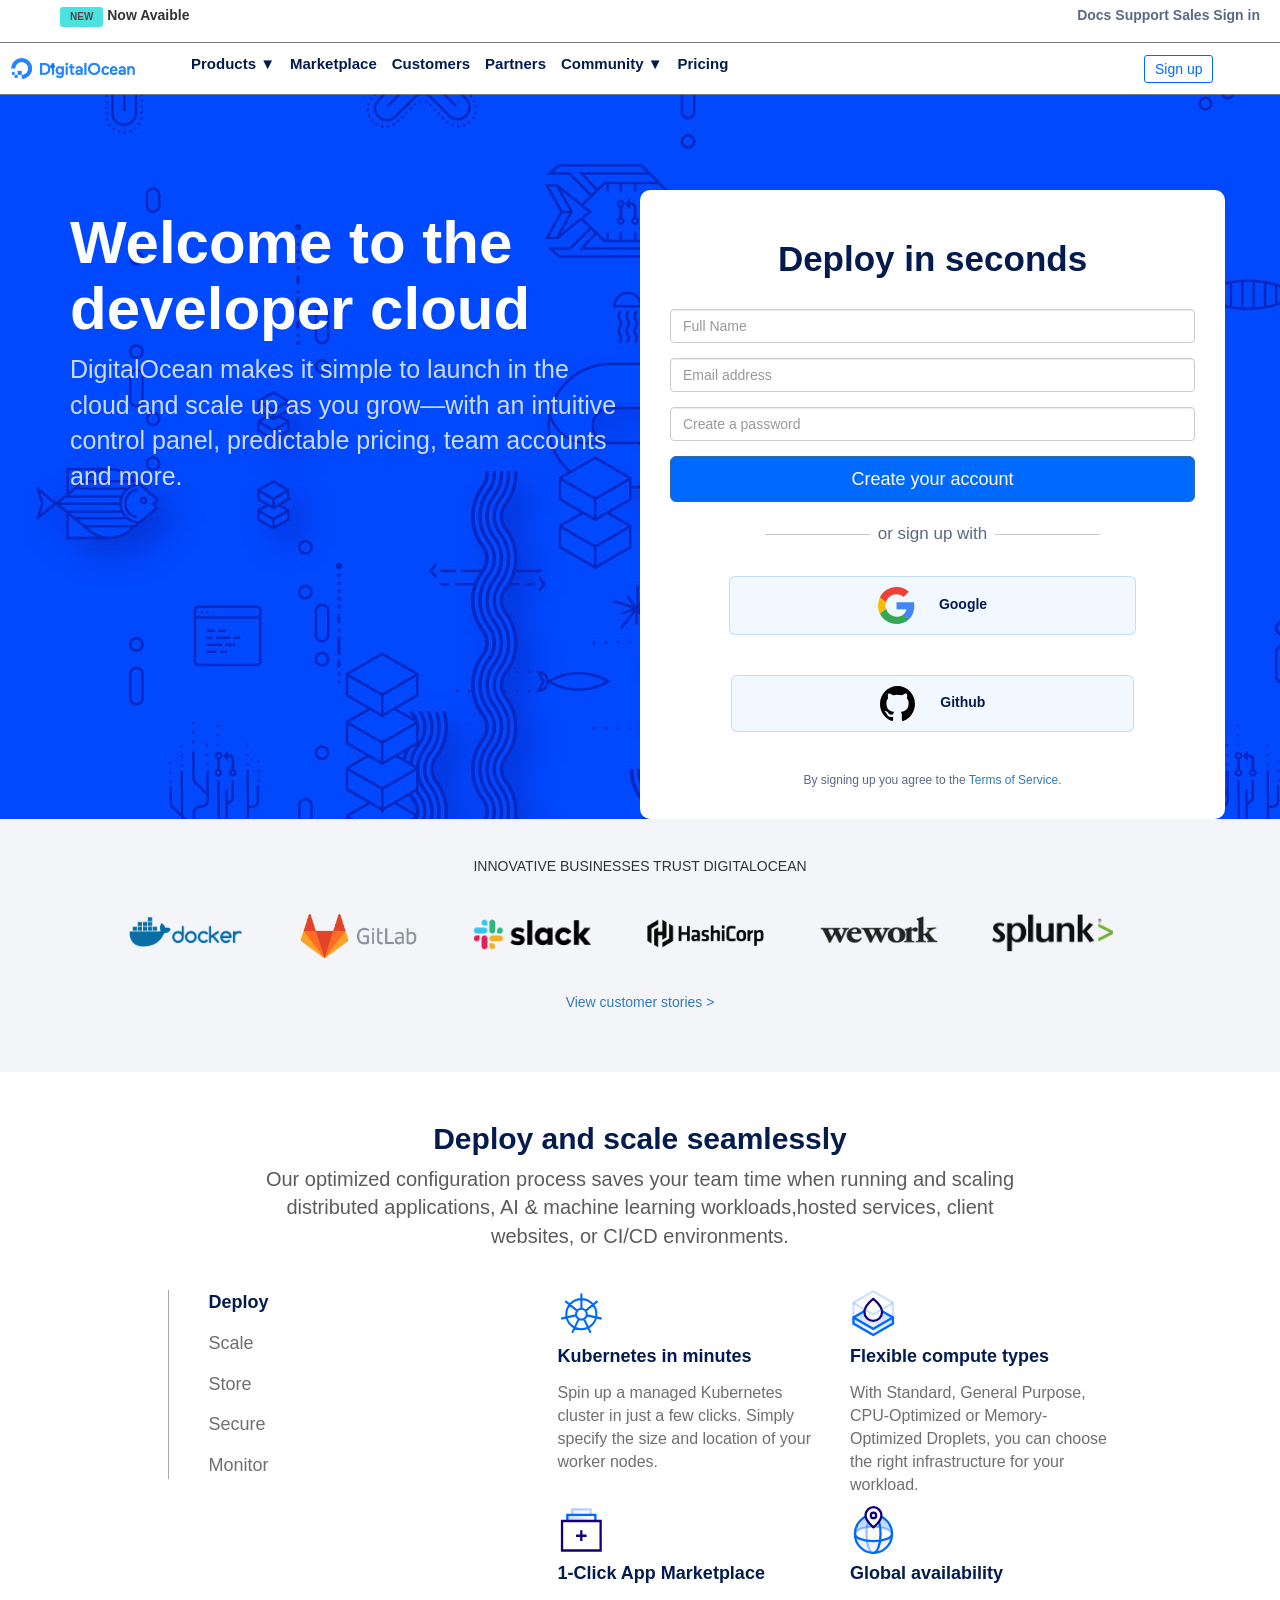
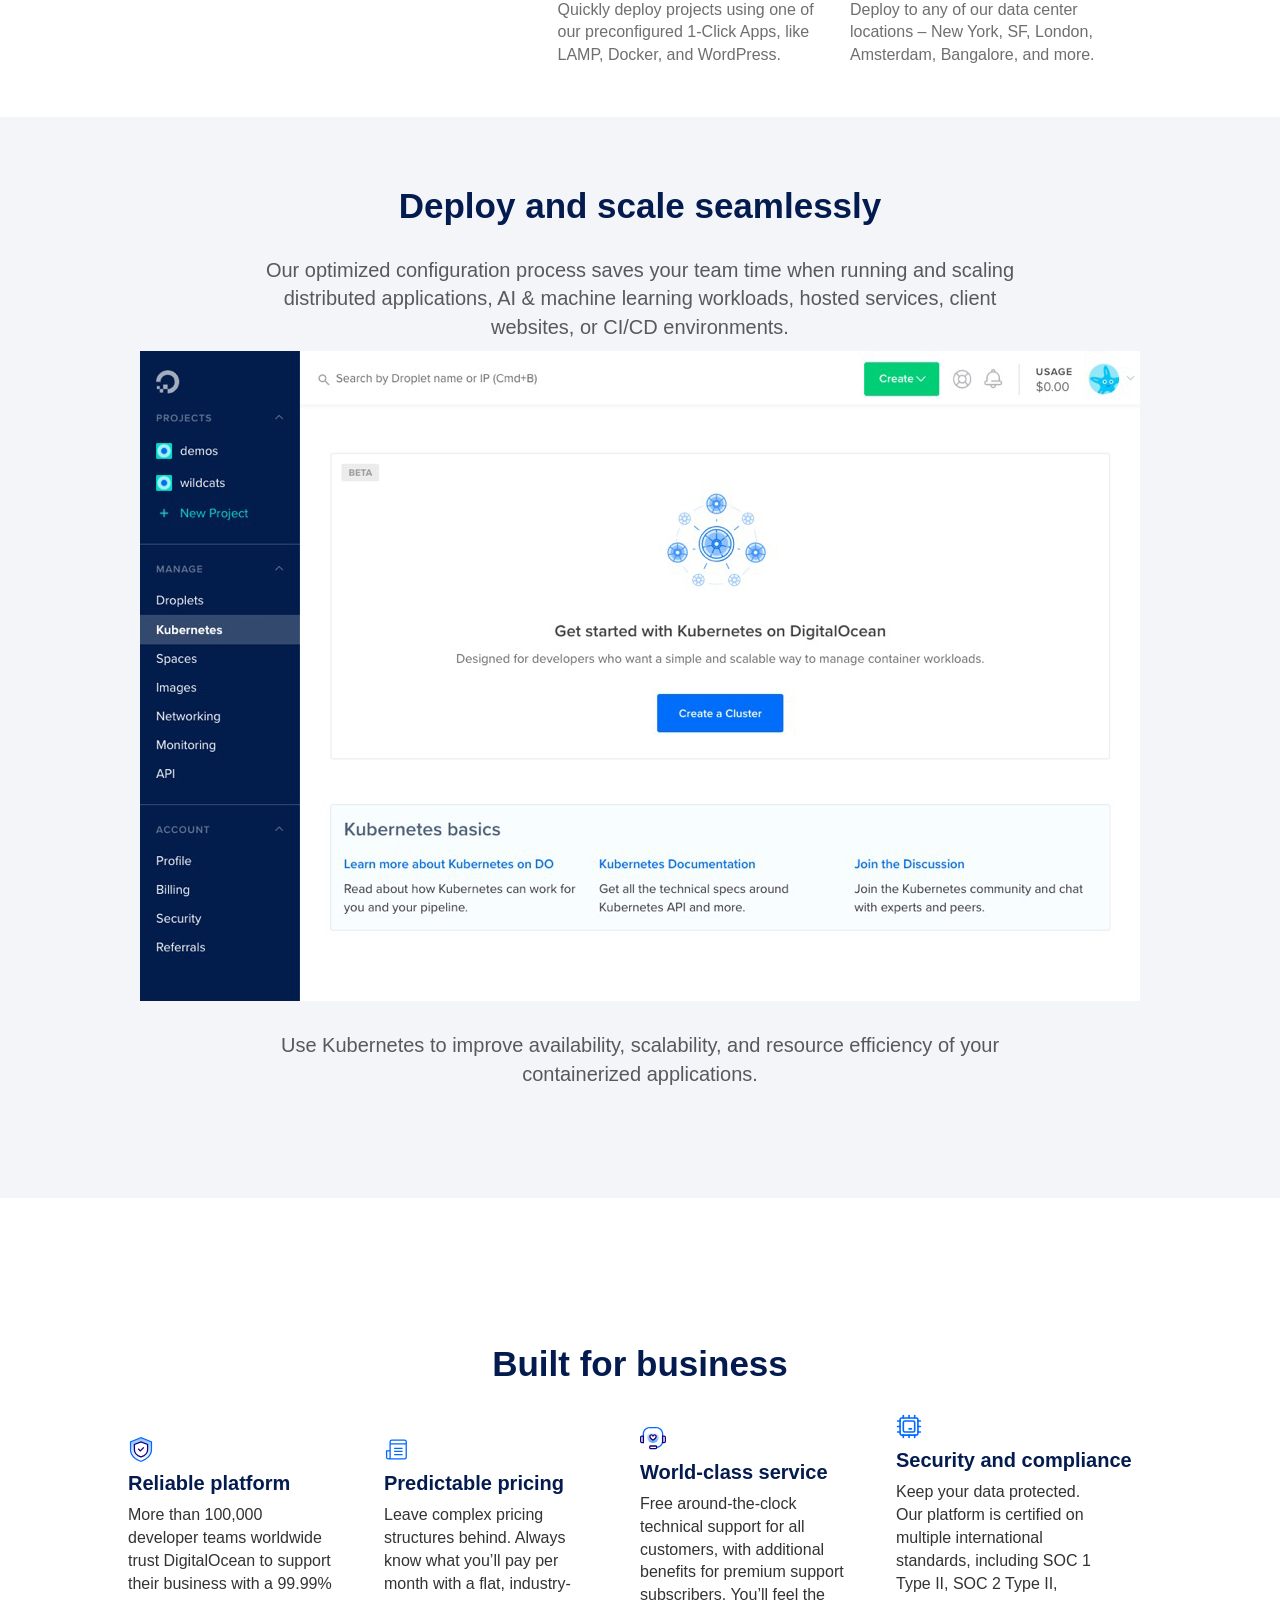
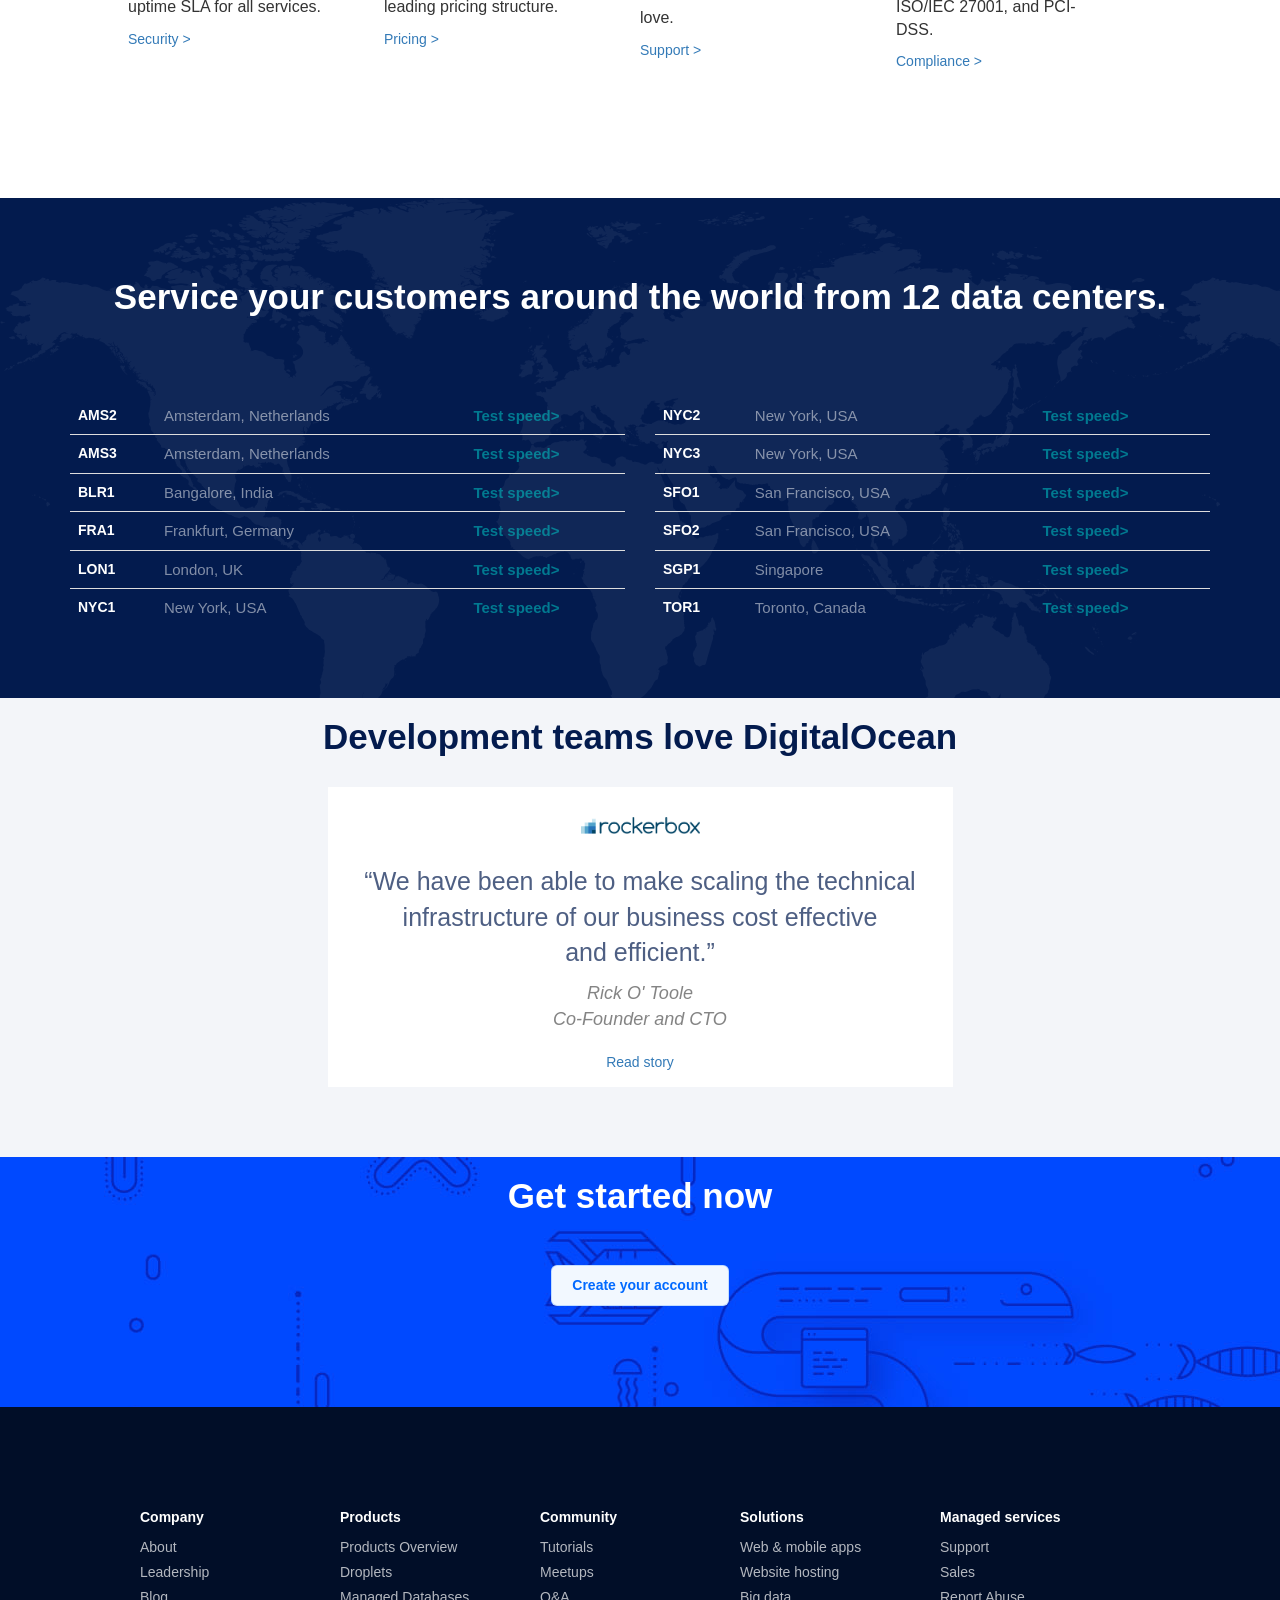
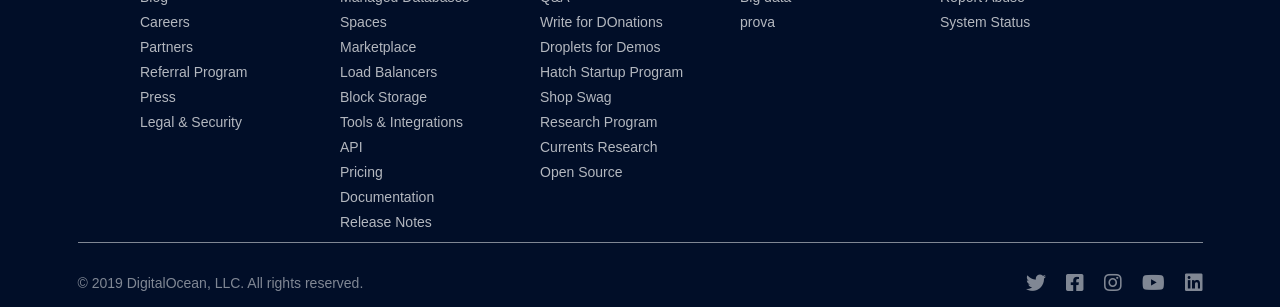
<file: index.html>
<!DOCTYPE html>
<html lang="en" dir="ltr">
  <head>
    <meta charset="utf-8">
    <meta name="viewport" content="width=device-width, initial-scale=1.0">
    <link href="fontawesome/css/all.css" rel="stylesheet">
    <link rel="stylesheet" href="https://stackpath.bootstrapcdn.com/bootstrap/3.4.1/css/bootstrap.min.css" integrity="sha384-HSMxcRTRxnN+Bdg0JdbxYKrThecOKuH5zCYotlSAcp1+c8xmyTe9GYg1l9a69psu" crossorigin="anonymous">
    <link rel="stylesheet" href="css/style.css">
    <title>Digital Ocean By Mr</title>
  </head>
  <body>
    <!-- header con navbar e container grande con sfondo -->
    <div class="container-fluid my_style-header" style="background:white;">
      <div class="row my_border visible-lg pos_fix"> <!-- NOTE: navbar superiore -->
        <div class="col-lg-12">
          <div class="topnav-flex">
            <div class="flex_fresh-features">
              <ul class="my_style-top-nav">
                <li>NEW</li>
                <li>Now Avaible</li>
              </ul>
            </div>
            <div class="flex_support">
              <ul>
                <li style="color:#5b6987">Docs</li>
                <li style="color:#5b6987">Support</li>
                <li style="color:#5b6987">Sales</li>
                <li style="color:#5b6987">Sign in</li>
              </ul>
            </div>
          </div>
        </div>
      </div> <!-- /NOTE: chiusura navbar superiore -->
       <div class="row my_style-bot-nav visible-lg pos_fix"> <!-- NOTE: navbar inferiore -->
         <div class="col-xs-12">
         <div class="my_flex-bot-nav">
           <div class="logo-flexy">
            <img src="img/digitalocean_logo.png" alt="">
           </div>
           <ul class="categ-flexy">
              <li class="drop-cont">
                <div><a href="#" style="color:#031b4e" >Products ▼</a><!-- NOTE:div contenitore drop-down -->
                  <div class="container-fluid drop-glob"> <!-- NOTE: inizio dropdown -->
                    <div class="row my_bord-bot">
                      <div class="col-xs-12">
                        <div class="container my_margin_top-bot">
                          <div class="row">
                            <div class="col-lg-5 my_dropdown-style">
                              <h4>Featured products</h4>
                              <img src="img/svg4.svg" alt="">
                              <ul>
                                <li><a href="#">Droplets</a></li>
                                <li><a href="#">Scalable compute services</a></li>
                              </ul>
                              <img src="img/svg15.svg" alt="">
                              <ul>
                                <li><a href="#">Kubernetes</a></li>
                                <li><a href="#">Managed Kubernetes clusters</a></li>
                              </ul>
                              <img src="img/svg20.svg" alt="">
                              <ul>
                                <li><a href="#">Databases</a></li>
                                <li><a href="#">Worry-free setup & maintenance</a></li>
                              </ul>
                              <img src="img/svg39.svg" alt="">
                              <ul>
                                <li><a href="#">Spaces</a></li>
                                <li><a href="#">Simply object storage</a></li>
                              </ul>
                            </div>
                            <div class="col-lg-7">
                              <div class="row my_dropdown-style2">
                                <div class="col-lg-3 bg_1">
                                  <ul>
                                    <li>computer</li>
                                    <li><a href="#">Droplets</a></li>
                                    <li><a href="#">Kubernetes</a></li>
                                  </ul>
                                </div>
                                <div class="col-lg-5 bg_2">
                                  <ul>
                                    <li>managed database</li>
                                    <li><a href="#">MySQL</a></li>
                                    <li><a href="#">PostgreSQL</a></li>
                                    <li><a href="#">Redis</a></li>
                                  </ul>
                                </div>
                                <div class="col-lg-4 bg_3">
                                  <ul>
                                    <li>developer tool</li>
                                    <li><a href="#">API</a></li>
                                    <li><a href="#">CLI</a></li>
                                    <li><a href="#">Monitoring</a></li>
                                    <li><a href="#">Teams</a></li>
                                  </ul>
                                </div>
                                <div class="col-lg-3 bg_4">
                                  <ul>
                                  <li>Storage</li>
                                  <li><a href="#">Spaces Object Storage</a></li>
                                  <li><a href="#">Volumes Block Storage</a></li>
                                  </ul>
                                </div>
                                <div class="col-lg-4 bg_5">
                                  <ul>
                                  <li>Networking</li>
                                  <li><a href="#">Cloud Firewalls</a></li>
                                  <li><a href="#">Load Balancers</a></li>
                                  <li><a href="#">Floating IPs</a></li>
                                  <li><a href="#">DNS</a></li>
                                  </ul>
                                </div>
                              </div>
                            </div>
                          </div>
                        </div>
                      </div>
                    </div>
                    <div class="row all_product">
                      <div class="col-lg-12">
                        <a href="#" style="color:#0069ff;">See all product ></a>
                      </div>
                    </div>
                  </div>  <!-- NOTE: fine dropdown -->
                </div><!-- NOTE: fine div contenitore drop-down -->
              </li>
              <li><a href="#" style="color:#031b4e">Marketplace</a></li>
              <li><a href="#" style="color:#031b4e">Customers</a></li>
              <li><a href="#" style="color:#031b4e">Partners</a></li>
              <li><a href="#" style="color:#031b4e">Community ▼</a></li>
              <li><a href="#" style="color:#031b4e">Pricing</a></li>
            </ul>
            <div class="signup-flexy">
              <span>Sign up</span>
           </div>
         </div>
        
        </div>
       </div> <!--NOTE: chiusura navbar inferiore -->
      <div class="row bg-header">
        <div class="col-xs-12">
          <div class="flex_my_navbar hidden-lg">
            <img src="img/logo-bianco.png" alt="" class="white_logo">
            <div class="drop_mob">
              <i class="fas fa-bars"></i>
              <div class="container drop_glob-mob" style="background:#f3f6f9">
                <div class="row top_row">
                  <div class="col-xs-12">
                    <ul>
                      <li class="bg_drop-mob1"><a href="#">Droplets</a></li>
                      <li class="bg_drop-mob2"><a href="#">Kubernetes</a></li>
                      <li class="bg_drop-mob3"><a href="#">Managed database</a></li>
                      <li class="bg_drop-mob4"><a href="#">Spaces</a></li>
                      <li class="bg_drop-mob5"><a href="#">Load Balancers</a></li>
                      <li class="bg_drop-mob6"><a href="#">Block storage</a></li>
                      <li class="bg_drop-mob7"><a href="">marketplace</a></li>
                      <li class="bg_drop-mob8"><a href="">API Documentation</a></li>
                    </ul>
                  </div>
                </div>
                <div class="row middle_row">
                  <div class="col-xs-6">
                    <ul>
                      <li><a href="#">Community</a></li>
                      <li><a href="#">Tutorials</a></li>
                      <li><a href="#">Customers</a></li>
                      <li><a href="#">Partners</a></li>
                      <li><a href="#">Hatch</a></li>
                    </ul>
                  </div>
                  <div class="col-xs-6">
                    <ul>
                      <li><a href="#">Pricing</a></li>
                      <li><a href="#">Docs</a></li>
                      <li><a href="#">Support</a></li>
                      <li><a href="#">Sales</a></li>
                      <li><a href="#">Sign in</a></li>
                    </ul>
                  </div>
                </div>
                <div class="row bottom_row">
                  <div class="col-xs-12">
                    <button type="button" class="btn btn-primary btn-lg btn-block" style="background:#0069ff">Sign up</button>
                  </div>
                </div>
              </div>
            </div>
          </div>
          <div class="container">
            <div class="row my_padding-header">
              <div class="col-xs-12 col-md-6">
                <h1 style="color:white;">Welcome to the developer cloud</h1>
                <p class="sub_h1" style="color:white;">DigitalOcean makes it simple to launch in the cloud and scale up as you grow—with an intuitive control panel, predictable pricing, team accounts and more.</p>
              </div>
              <div class="col-xs-12 col-md-6 my_style-form">
                <h3 style="color:#031B4E">Deploy in seconds</h3>
                <div class="form-group">
                  <input type="text" class="form-control" id="Inputtext" placeholder="Full Name">
                </div>
                <div class="form-group">
                  <input type="email" class="form-control" id="Inputemail" placeholder="Email address">
                </div>
                <div class="form-group">
                  <input type="password" class="form-control" id="InputPassword" placeholder="Create a password">
                </div>
                <button type="button" class="btn btn-primary btn-lg btn-block" style="background:#0069ff">Create your account</button>
                <p><span class="display_block my_line">or sign up with</span></p>
                <button type="button" class="btn btn-primary btn-lg my_style-button" style="background:#f2f8ff"><img src="img/svg27.svg" alt="" class="img_button"> Google</button>
                <button type="button" class="btn btn-default btn-lg my_style-button" style="background:#f2f8ff"><img src="img/svg28.svg" alt="" class="img_button"> Github</button>
                <span class="display_block terms">By signing up you agree to the <a href="#">Terms of Service</a>.</span>
              </div>
            </div>
          </div>
        </div>
      </div>
    </div>
    <!-- /header con navbar e container grande con sfondo -->

    <!-- sezione piccola con 6 img una accanto all'altra che poi diventano a gruppi di 2 -->
    <div class="container-fluid" style="background:#F3F5F9">
      <div class="row">
        <div class="col-xs-12">
          <div class="container my_style-section1">
            <h5>INNOVATIVE BUSINESSES TRUST DIGITALOCEAN</h5>
            <ul class="flex_ul">
              <li><img src="img/docker-bab60eeb.png" alt="" class="size"></li>
              <li><img src="img/gitlab-166e2067.png" alt="" class="size"></li>
              <li><img src="img/slack-e20293da.png" alt="" class="size"></li>
              <li><img src="img/hashicorp-4431df79.png" alt="" class="size"></li>
              <li><img src="img/wework-be6eab32.png" alt="" class="size"></li>
              <li><img src="img/splunk-06b17d75.png" alt="" class="size"></li>
            </ul>
            <a href="#">View customer stories ></a>
          </div>
        </div>
      </div>
    </div>
    <!-- /sezione piccola con 6 img una accanto all'altra che poi diventano a gruppi di 2 -->

    <!-- container fluid con titolo centrale -->
    <div class="container-fluid my_style-section2">
      <h2 style="color:#031B4E">Deploy and scale seamlessly</h2>
      <p class="subtitle">Our optimized configuration process saves your team time when running
        and scaling distributed applications, AI & machine learning workloads,hosted services, client websites, or CI/CD environments.</p>
      <div class="row my_style-margin">
        <div class="col-xs-12">
          <div class="container">
            <div class="row">
              <div class="col-lg-offset-1 col-lg-2 my_style-ul-li">
                <ul>
                  <li>Deploy</li>
                  <li>Scale</li>
                  <li>Store</li>
                  <li>Secure</li>
                  <li>Monitor</li>
                </ul>
              </div>
              <div class="col-lg-offset-2 col-lg-6">
                <div class="row my_style-text">
                  <div class="col-xs-12 col-sm-6">
                    <img src="img/svg15.svg" alt="">
                    <h6>Kubernetes in minutes</h6>
                    <p>Spin up a managed Kubernetes cluster in just a few clicks. Simply specify the size and location of your worker nodes. </p>
                  </div>
                  <div class="col-xs-12 col-sm-6">
                    <img src="img/svg31.svg" alt="">
                    <h6>Flexible compute types</h6>
                    <p>With Standard, General Purpose, CPU-Optimized or Memory-Optimized Droplets, you can choose the right infrastructure for your workload. </p>
                  </div>
                  <div class="col-xs-12 col-sm-6">
                    <img src="img/svg32.svg" alt="">
                    <h6>1-Click App Marketplace</h6>
                    <p>Quickly deploy projects using one of our preconfigured 1-Click Apps, like LAMP, Docker, and WordPress.</p>
                  </div>
                  <div class="col-xs-12 col-sm-6">
                    <img src="img/svg33.svg" alt="">
                    <h6>Global availability</h6>
                    <p>Deploy to any of our data center locations – New York, SF, London, Amsterdam, Bangalore, and more.</p>
                  </div>
                </div>
              </div>
            </div>
          </div>
        </div>
      </div>
    </div>
    <!-- /container fluid con titolo centrale -->

    <!-- blocco enorme con tutto al centro anche da smartphone -->
    <div class="container-fluid my_style-section3">
      <div class="row">
        <div class="col-xs-12">
          <h3 style="color:#031B4E">Deploy and scale seamlessly</h3>
          <p class="subtitle">Our optimized configuration process saves your team time when running and scaling distributed applications, AI & machine learning workloads, hosted services, client websites, or CI/CD environments.</p>
          <img src="img/screenshot-create-kubernetes-cluster-4a930955.jpg" alt="">
          <p class="subtitle my_details">Use Kubernetes to improve availability, scalability, and resource efficiency of your containerized applications.</p>
        </div>
      </div>
    </div>
    <!--/ blocco enorme con tutto al centro anche da smartphone  -->

    <!-- blocco diviso in 4 in lg e in 2 da tablet  -->
    <div class="my_flex-container-global">
      <div class="my_div-title ">
        <h3 style="color:#031B4E">Built for business</h3>
      </div>
      <div class="my_div-colonne ">
        <div class="my_flexy ">
          <img src="img/svg50.svg" alt="">
          <h6 style="color:#031B4E">Reliable platform</h6>
          <p>More than 100,000 developer teams worldwide trust DigitalOcean to support their business with a 99.99% uptime SLA for all services.</p>
          <a href="#">Security ></a>
        </div>
        <div class="my_flexy ">
          <img src="img/svg11.svg" alt="">
          <h6 style="color:#031B4E">Predictable pricing</h6>
          <p>Leave complex pricing structures behind. Always know what you’ll pay per month with a flat, industry-leading pricing structure. </p>
          <a href="#">Pricing ></a>
        </div>
        <div class="my_flexy ">
          <img src="img/svg52.svg" alt="">
          <h6 style="color:#031B4E">World-class service</h6>
          <p>Free around-the-clock technical support for all customers, with additional benefits for premium support subscribers. You’ll feel the love.</p>
          <a href="#">Support ></a>
        </div>
        <div class="my_flexy ">
          <img src="img/svg18.svg" alt="">
          <h6 style="color:#031B4E">Security and compliance</h6>
          <p>Keep your data protected. Our platform is certified on multiple international standards, including SOC 1 Type II, SOC 2 Type II, ISO/IEC 27001, and PCI-DSS. </p>
          <a href="#">Compliance ></a>
        </div>
      </div>
    </div>
    <!-- /blocco diviso in 4 in lg e in 2 da tablet  -->

    <!-- blocco enorme titolo al centro e table -->
    <div class="container-fluid my_style-section5">
      <div class="row">
        <div class="col-xs-12">
          <h3 style="color:white">Service your customers around the world from 12 data centers.</h3>
          <div class="container ">
            <div class="row">
              <div class="col-xs-12 col-md-6">
                <table class="table">
                  <tbody>
                      <tr>
                        <th scope="row" class="my_first">AMS2</th>
                        <td class="my_first">Amsterdam, Netherlands</td>
                        <td class="my_first"></td>
                        <td class="my_first"><a href="#">Test speed></a></td>
                      </tr>
                      <tr>
                        <th scope="row">AMS3</th>
                        <td>Amsterdam, Netherlands</td>
                        <td></td>
                        <td><a href="#">Test speed></a></td>
                      </tr>
                      <tr>
                        <th scope="row">BLR1</th>
                        <td>Bangalore, India</td>
                        <td></td>
                        <td><a href="#">Test speed></a></td>
                      </tr>
                      <tr>
                        <th scope="row">FRA1</th>
                        <td>Frankfurt, Germany</td>
                        <td></td>
                        <td><a href="#">Test speed></a></td>
                      </tr>
                      <tr>
                        <th scope="row">LON1</th>
                        <td>London, UK</td>
                        <td></td>
                        <td><a href="#">Test speed></a></td>
                      </tr>
                      <tr>
                        <th scope="row">NYC1</th>
                        <td>New York, USA</td>
                        <td></td>
                        <td><a href="#">Test speed></a></td>
                      </tr>
                    </tbody>
                  </table>
                </div>
              <div class="col-xs-12 col-md-6">
                <table class="table">
                  <tbody>
                      <tr>
                        <th scope="row" class="my_first">NYC2</th>
                        <td class="my_first">New York, USA</td>
                        <td class="my_first"></td>
                        <td class="my_first"><a href="#">Test speed></a></td>
                      </tr>
                      <tr>
                        <th scope="row">NYC3</th>
                        <td>New York, USA</td>
                        <td></td>
                        <td><a href="#">Test speed></a></td>
                      </tr>
                      <tr>
                        <th scope="row">SFO1</th>
                        <td>San Francisco, USA</td>
                        <td></td>
                        <td><a href="#">Test speed></a></td>
                      </tr>
                      <tr>
                        <th scope="row">SFO2</th>
                        <td>San Francisco, USA</td>
                        <td></td>
                        <td><a href="#">Test speed></a></td>
                      </tr>
                      <tr>
                        <th scope="row">SGP1</th>
                        <td>Singapore</td>
                        <td></td>
                        <td><a href="#">Test speed></a></td>
                      </tr>
                      <tr>
                        <th scope="row">TOR1</th>
                        <td>Toronto, Canada</td>
                        <td></td>
                        <td><a href="#">Test speed></a></td>
                      </tr>
                    </tbody>
                  </table>
                </div>
              </div>
            </div>
          </div>
        </div>
      </div>
      <!-- /blocco enorme titolo al centro e table-->

    <!-- blocco enorme con tutto al centro anche da smartphone (copia sopra)-->
    <div class="container-fluid my_style-section6" style="background:#F3F5F9">
      <div class="row">
        <div class="col-xs-12">
          <h3 style="color:#031B4E">Development teams love DigitalOcean</h3>
          <div class="container" style="background:white">
            <div class="row">
              <div class="col-xs-12">
                <img src="img/rockerbox-logo-51462da2.png" alt="">
                <p>“We have been able to make scaling the technical infrastructure of our business cost effective and&nbsp;efficient.”</p>
                <cite>Rick O' Toole</cite>
                <cite class="margin-bot">Co-Founder and CTO</cite>
                <a href="#" class="margin-bot">Read story</a>
              </div>
            </div>
          </div>
        </div>
      </div>
    </div>
    <!-- /blocco enorme con tutto al centro anche da smartphone (vedi sopra)-->

    <!-- container-fluid con div centrale -->
    <div class="container-fluid my_style-section7">
      <div class="row">
        <div class="col-xs-12">
          <h3>Get started now</h3>
          <button type="button" class="btn btn-primary btn-lg my_style-button" style="background:#f2f8ff">Create your account</button>
        </div>
      </div>
    </div>
    <!-- /container-fluid con div centrale  -->

    <!-- footer -->
    <div class="container-fluid my_style-footer" style="background:#010E28;">
      <div class="row">
        <div class="col-xs-12">
        <div class="my_flex-footer-global">
            <div class="flexy_footer">
              <ul>
                <li>Company</li>
                <li>About</li>
                <li>Leadership</li>
                <li>Blog</li>
                <li>Careers</li>
                <li>Partners</li>
                <li>Referral Program</li>
                <li>Press</li>
                <li>Legal & Security</li>
              </ul>
            </div>
            <div class="flexy_footer">
              <ul>
                <li>Products</li>
                <li>Products Overview</li>
                <li>Droplets</li>
                <li>Managed Databases</li>
                <li>Spaces</li>
                <li>Marketplace</li>
                <li>Load Balancers</li>
                <li>Block Storage</li>
                <li>Tools & Integrations</li>
                <li>API</li>
                <li>Pricing</li>
                <li>Documentation</li>
                <li>Release Notes</li>
              </ul>
            </div>
            <div class="flexy_footer">
              <ul>
                <li>Community</li>
                <li>Tutorials</li>
                <li>Meetups</li>
                <li>Q&A</li>
                <li>Write for DOnations</li>
                <li>Droplets for Demos</li>
                <li>Hatch Startup Program</li>
                <li>Shop Swag</li>
                <li>Research Program</li>
                <li>Currents Research</li>
                <li>Open Source</li>
              </ul>
            </div>
            <div class="flexy_footer">
              <ul>
                <li>Solutions</li>
                <li>Web & mobile apps</li>
                <li>Website hosting</li>
                <li>Big data</li>
                <li>prova</li>
              </ul>
            </div>
            <div class="flexy_footer">
              <ul>
                <li>Managed services</li>
                <li>Support</li>
                <li>Sales</li>
                <li>Report Abuse</li>
                <li>System Status</li>
              </ul>
            </div>
          </div>
          <div class="footer_bottom-flex">
            <div class="logo_footer-flex">
              <p style="color:hsla(0,0%,100%,.5);">© 2019 DigitalOcean, LLC. All rights reserved.</p>
            </div>
            <ul class="social_flex">
              <li><a href="#"><i class="fab fa-twitter"></i></a></li>
              <li><a href="#"><i class="fab fa-facebook-square"></i></a></li>
              <li><a href="#"><i class="fab fa-instagram"></i></a></li>
              <li><a href="#"><i class="fab fa-youtube"></i></a></li>
              <li><a href="#"><i class="fab fa-linkedin"></i></a></li>
            </ul>
          </div>
        </div>
       </div>
    </div>
    <!-- /footer -->
  </body>
</html>
</file>
<file: css/style.css>
/* generali */
.debug{
  border:1px solid black;
}

ul{
  list-style-type: none;
}

h3{
  font-size: 35px;
  font-weight: bold;
  padding-bottom: 20px;
}

/* dropdown */
.container.my_margin_top-bot{
  margin-top: 50px;
  margin-bottom: 50px;
}

.my_dropdown-style h4{
  text-transform: uppercase;
  margin-bottom: 20px;
  font-size: 14px;
  color:#031b4e;
  font-weight: bold;
}

.container-fluid.drop-glob li{
  display:block;
}

.container-fluid.drop-glob{
  display:none;
  z-index: 20;
}

.drop-cont{
position:relative;
}

.drop-cont:hover .container-fluid.drop-glob{
  display:block;
  position:absolute;
  width:105vw;
  top:41px;
  left:-236px;
  background: white;
  box-shadow: 0 2px 4px rgba(3,27,78,.1);
}

.my_bord-bot{
  border-bottom: 1px solid #e5e8ed;
}

.my_dropdown-style img{
  width:8%;
  margin-bottom: 3%;
}

.my_dropdown-style ul{
  display:inline-block;
  vertical-align: middle;
  width: 90%;
  margin-left: -30px;
  font-size: 17px;
}

.my_dropdown-style ul li a{
  text-decoration: none;
}

.my_dropdown-style ul li:first-child a{
 color:#031b4e;
}

.my_dropdown-style li:not(:first-child) a{
color: rgba(3,27,78,.7);
}

.my_dropdown-style2 img{
  width: 15%;
}

.my_dropdown-style2 ul li:first-child{
  text-transform: uppercase;
  color:#031b4e;
  font-weight: bold;
  margin-bottom: 20px;
  position: relative;
}

.my_dropdown-style2 li:not(:first-child) a{
  color: rgba(3,27,78,.7);
}

.my_dropdown-style2 ul li:first-child::before{
  content:"";
  background: url(../img/svg4.svg);
  height: 20px;
  width: 20px;
  background-size: cover;
  display: inline-block;
  position: absolute;
  top:50%;
  left: -12%;
  transform: translate(-50%,-50%);
}

.my_dropdown-style2 .bg_1 ul li:first-child::before{
  background: url(../img/svg18.svg);
}

.my_dropdown-style2 .bg_2 ul li:first-child::before{
background:url(../img/svg20.svg);
}

.my_dropdown-style2 .bg_3 ul li:first-child::before{
background:url(../img/svg22.svg);
filter:invert(1);
}

.my_dropdown-style2 .bg_4 ul li:first-child::before{
background:url(../img/svg19.svg);
filter:invert(1);
}

.my_dropdown-style2 .bg_5 ul li:first-child::before{
background:url(../img/svg21.svg);
filter:invert(1);
}

.my_marg-left{
  margin-left: 20px;
}

.row.all_product>.col-lg-12{
  text-align: center;
  min-height: 50px;
  line-height: 45px;
  font-size: 17px;
  text-decoration: none;
}
/* /dropdown */

/* dropdown mobile */

.row.top_row{
  text-decoration: none;
  font-size: 20px;
  font-weight: bold;
  border-bottom: 1px solid #e5e8ed;
  padding: 20px 0 20px;
}

.row.top_row ul li{
  margin-bottom: 7px;
}

.row.top_row ul li a{
  color:#031B4E;
  margin-bottom: 10px;
  vertical-align: middle;
}

.row.top_row ul li:before{
  content:"";
  height: 30px;
  width: 30px;
  background: url(../img/svg4.svg);
  display:inline-block;
  margin-right: 5px;
  vertical-align: middle;
}

.row.top_row ul li.bg_drop-mob2:before{
background: url(../img/svg15.svg);
}
.row.top_row ul li.bg_drop-mob3:before{
background: url(../img/svg20.svg);
}
.row.top_row ul li.bg_drop-mob4:before{
background: url(../img/svg39.svg);
}
.row.top_row ul li.bg_drop-mob5:before{
background: url(../img/svg35.svg);
}
.row.top_row ul li.bg_drop-mob6:before{
background: url(../img/svg9.svg);
}
.row.top_row ul li.bg_drop-mob7:before{
background: url(../img/svg10.svg);
}
.row.top_row ul li.bg_drop-mob8:before{
background: url(../img/svg11.svg);
}

.row.middle_row{
  padding:20px 0 20px;
  border-bottom: 1px solid #e5e8ed;
}

.row.middle_row ul li{
  margin-bottom: 10px;
}

.row.middle_row ul li a{
  font-size: 20px;
  color:#0069ff;
  text-decoration: none;
}

.row.bottom_row{
  padding:20px 0 20px;
}

.drop_glob-mob{
  display:none;
  z-index: 999;
}

.drop_glob-mob ul li{
  display:block;
}

.drop_mob{
  position: relative;
}

.drop_mob:hover .drop_glob-mob{
  display: block;
  position: absolute;
  top: 50%;
  left: 50%;
  transform: translate(-100%,7%);
  min-width: 90vw;
  box-shadow: 0 10px 20px rgba(3,27,78,.2);
  border-radius: 10px;
}
/* /dropdown mobile */

/* header */
.my_style-header li {
  display:inline-block;
  font-weight: bold;
}

.my_style-header .my_style-top-nav li:first-child{
  background-color: #00D7D2;
  color:black;
  opacity: .7;
  padding:3px 10px;
  border-radius: 3px;
  font-size: 10px;
}

.col-lg-offset-3.col-lg-3.visible-lg ul{
  margin-left: 26%;
  font-size: 12px;
}

.col-lg-6.visible-lg ul li{
  padding-right: 7px;
  vertical-align: -webkit-baseline-middle;;
  font-weight: lighter;
}

.topnav-flex{
  display:flex;
  justify-content: space-between;
}

.row.my_border{
  padding:5px;
  top:0;
  width: 100%;
  background:white;
}

.pos_fix{
  z-index: 10;
  position:fixed;
}

.my_flex-bot-nav{
  display:flex;
  justify-content: flex-start;
  align-items: center;
}


.my_style-bot-nav.pos_fix{
  top:42px;
  left:0;
  right:0;
  border-top: 1px solid rgba(46, 46, 46, 0.64);
  border-bottom: 1px solid rgba(46, 46, 46, 0.64);
  background:white;
}

.logo-flexy{
  width:10%;
}

.categ-flexy{
  width: 80%;
  display:flex;
  align-items: center;

}

.categ-flexy li a{
  margin-left: 15px;
}


.logo-flexy img{
  width: 100%;
}

.row.my_style-bot-nav{
  padding:10px;
}

.row.my_style-bot-nav ul{
  font-size: 15px;
  max-width: 100%;
}

.signup-flexy span{
border:1px solid #0069ff;
color:#0069ff;
padding: 5px 10px;
border-radius: 3px;
}

.flex_my_navbar.hidden-lg{
  display:flex;
  justify-content: space-between;
  align-items: center;
}

.flex_my_navbar.hidden-lg img{
  max-width: 40%;
}

.flex_my_navbar.hidden-lg i{
  font-size: 30px;
}

.bg-header{
  min-height: 700px;
  background-image: url(../img/bg-home-1-d54581d7.jpg);
  margin-top: 90px;
}

.bg-header h1{
  font-size: 60px;
  font-weight: bold;
}

.bg-header p.sub_h1{
  opacity:.8;
  font-size: 25px;
}

span.my_line::before,
span.my_line::after{
  content:"";
  width:20%;
  height: 1px;
  background:rgba(43, 40, 43, 0.51);
  display:inline-block;
  vertical-align:middle;
  opacity:.5;
  margin-left: 8px;
  margin-right: 8px;
}

.img_button{
  width:10%;
  margin-right: 20px;
}


.white_logo{
  max-width: 150%;
}

.my_padding-header{
  padding-top: 100px;
}

.my_style-form{
  background: white;
  border-radius: 10px;
  padding: 30px;
  text-align: center;
}

span.display_block{
  display:block;
  margin-top: 20px;
  font-size: 17px;
  color:#5b6987
}

span.terms{
  font-size: 12px;
}

.my_style-button{
  border: 1px solid rgba(0,105,255,.2);
  color:#031B4E;
  font-weight: bold;
  margin-top: 20px;
  margin-bottom: 20px;
  font-size: 14px;
}

.my_style-button i{
  margin-right:35px;
}
/* /header */

/* prima sezione */
/* .size{
  vertical-align: middle;
  width: 90%;
  max-width: 100%;
}*/

.my_style-section1{
  text-align: center;
  padding:30px;
  margin-bottom: 30px
}

/* .my_style-section1 ul {
  list-style-type: none;
} */

.my_style-section1 ul li{
  width:calc((100% / 6) - 5px);
}

.flex_ul{
  display:flex;
  align-items: center;
  flex-wrap: wrap;
}

.flex_ul li{
  display:flex;
  flex-wrap: wrap;
  align-items: center;
}

.flex_ul img{
max-width: 70%;
}

/* .my_style-section1 h5{
  font-weight: bold;
  opacity:0.6;
}

.my_style-section1 a{
  color:#0069ff;
  font-size: 17px;
  font-weight: bold;
  } */

/* seconda sezione */


.my_style-section2{
  text-align: center;
}

.my_style-section2 h2{
  font-weight: bold;
  margin-top: 50px;
}

.my_style-margin{
  margin-top: 30px;
  margin-bottom: 40px;
}

.my_style-ul-li{
  text-align: left;
  font-size: 18px;
}

.my_style-ul-li ul{
  border-left: 1px solid rgba(73, 77, 82, 0.48);
}

.my_style-ul-li ul li{
  margin-bottom: 15px;
}

.my_style-ul-li ul li:first-child{
  color:#031B4E;
  font-weight: bold;
}

.my_style-ul-li ul li:not(:first-child){
  opacity:.7;
}

p.subtitle{
  display:inline-block;
  font-size: 20px;
  max-width: 60%;
  opacity: .8
}

.my_style-section2 img{
  width: 18%;
}

.my_style-text{
  text-align: left;
}

.my_style-text h6{
  font-weight: bold;
  font-size: 18px;
  color:#031B4E;
  margin-bottom: 15px;
}

.my_style-text p{
  font-size: 16px;
  opacity: .7;
}

/* terza sezione */
.my_style-section3{
  min-height: 500px; /* DEBUG:  */
  text-align: center;
  background: #F3F5F9;
  padding-top: 50px;
  padding-bottom: 100px;
}

.my_style-section3 img{
  max-width: 100%;
  margin-bottom: 30px;
}

.subtitle.my_details{
  font-size: 20px;
}

/* quarta sezione */
.my_flex-container-global{
  display:flex;
  width:80%;
  min-height: 600px;
  justify-content: center;
  flex-direction: column;
  margin:auto;
}

.my_div-title{
  display:flex;
  justify-content: center;
  width: 100%;
  height: 20%;
}

.my_div-colonne{
  width: 100%;
  display:flex;
  align-items: center;
  justify-content: center;
  flex-wrap: wrap;
}

.my_flexy{
  width:25%;
  display:flex;
  flex-direction: column;
  justify-content: flex-start;
}

.my_flexy img{
  width: 10%;
}

.my_flexy h6{
  font-size: 20px;
  font-weight: bold;
}

.my_flexy p{
  max-width: 80%;
  font-size: 16px;
}
/* .my_style-section4{
  text-align: center;
}

.my_style-section4 h3{
  margin-top: 70px;
}

.my_style-section4 img{
  width: 18%;
}

.my_style-section4 a{
  text-decoration: none;
  font-size: 16px;
}

.my_style-section4 p{
  margin-bottom: 20px;
  max-width: 100%;
} */

/* quinta sezione */
.my_style-section5{
  text-align: center;
  min-height: 500px;
  background: #031b4e url(../img/data-center-map-20321538.svg);
}

.my_style-section5 h3{
  margin-top: 80px;
  max-width: 100%;
}

.table{
  text-align: left;
  color:white;
  margin-top: 50px;
}

.table td{
  opacity:.5;
  font-size: 15px;
}

tbody>tr >th.my_first,
tbody>tr >td.my_first{
  border:none;
}

.table td a{
  opacity:none;
  text-decoration: none;
  color: #00d7d2;
  font-weight: bold;
}

/* sesta sezione */
.my_style-section6{
  text-align: center;
  min-height: 400px;
  padding-bottom: 70px;
}

.my_style-section6 .container{
  max-width: 50%;
  min-height: 300px;
}


.my_style-section6 img{
  width: 20%;
  margin-bottom: 30px;
  margin-top: 30px;
}

.my_style-section6 p{
  font-size: 25px;
  color: rgba(3,27,78,.7);
  width: 100%;
  display: inline-block;
}

cite{
  display:block;
  opacity:.6;
  font-size: 18px;
}

.margin-bot{
  margin-bottom: 20px;
}

/* settima sezione */
.my_style-section7{
background-image: url(../img/bg-home-1-d54581d7.jpg);
 min-height:250px;
 text-align: center;
 color:white;
}

.my_style-section7 .my_style-button{
  color:#0069ff;
  padding-left: 20px;
  padding-right: 20px;
}

/* footer */

.container-fluid.my_style-footer{
  min-height: 500px;
}

.my_flex-footer-global{
  display:flex;
  justify-content: center;
  align-items: baseline;
  background: #010E28;
  color:white;
  margin: auto;
  width: 80%;
  margin-top: 100px;
  flex-wrap: wrap;
}

.flexy_footer{
  width: calc(100% / 5);
}

.my_flex-footer-global ul{
  padding:0;
}

.my_flex-footer-global li:first-child{
  margin-bottom: 10px;
  font-weight: bold;
}
.my_flex-footer-global  li:not(:first-child){
  opacity:.7;
  margin-bottom: 5px;
}

.footer_bottom-flex{
  width: 90%;
  border-top:1px solid hsla(0,0%,100%,.5);
  margin:auto;
  display: flex;
  justify-content: space-between;
  padding-top: 30px;
}

.social_flex{
  display: flex;
  justify-content: center;
}

 ul.social_flex li a{
  color: hsla(0,0%,100%,.5);
  text-decoration: none;
}

 ul.social_flex li a i{
  font-size: 20px;
  margin-left: 20px;
}


/* media query */
@media screen and (max-width:1199px){
  .bg-header{
    margin-top:0;
  }

  .my_style-mobile-nav img{
    width: 100%;
  }

  .my_style-mobile-nav i{
    font-size: 25px;
    vertical-align: middle;
    color:hsla(0,0%,100%,.5);
    /* margin-top: 20%; */
  }

  .my_flexy{
    width:50%;
  }
}

@media screen and (max-width: 991px){
  /* header */
  .row.my_padding-header{
    margin-bottom: 50px;
  }

  /* /header */

  /* prima sezione */
  .my_style-section1 ul li{
    display:inline-block;
    width:calc((100% / 3) - 5px);
  }
}

@media screen and (max-width: 766px){
  /* prima sezione */
  .flex_ul li img{
    width: 100%;
  }

  /* quarta sezione */
  .my_style-section4 img{
    max-width: 12%;
  }

  .my_style-section2 img {
    width: 10%;
  }

  /* footer */
  .my_flex-footer-global{
    justify-content: flex-start;
  }

  .flexy_footer{
    width: calc(100% / 2);
    padding-top: 50px;
  }
}
</file>
